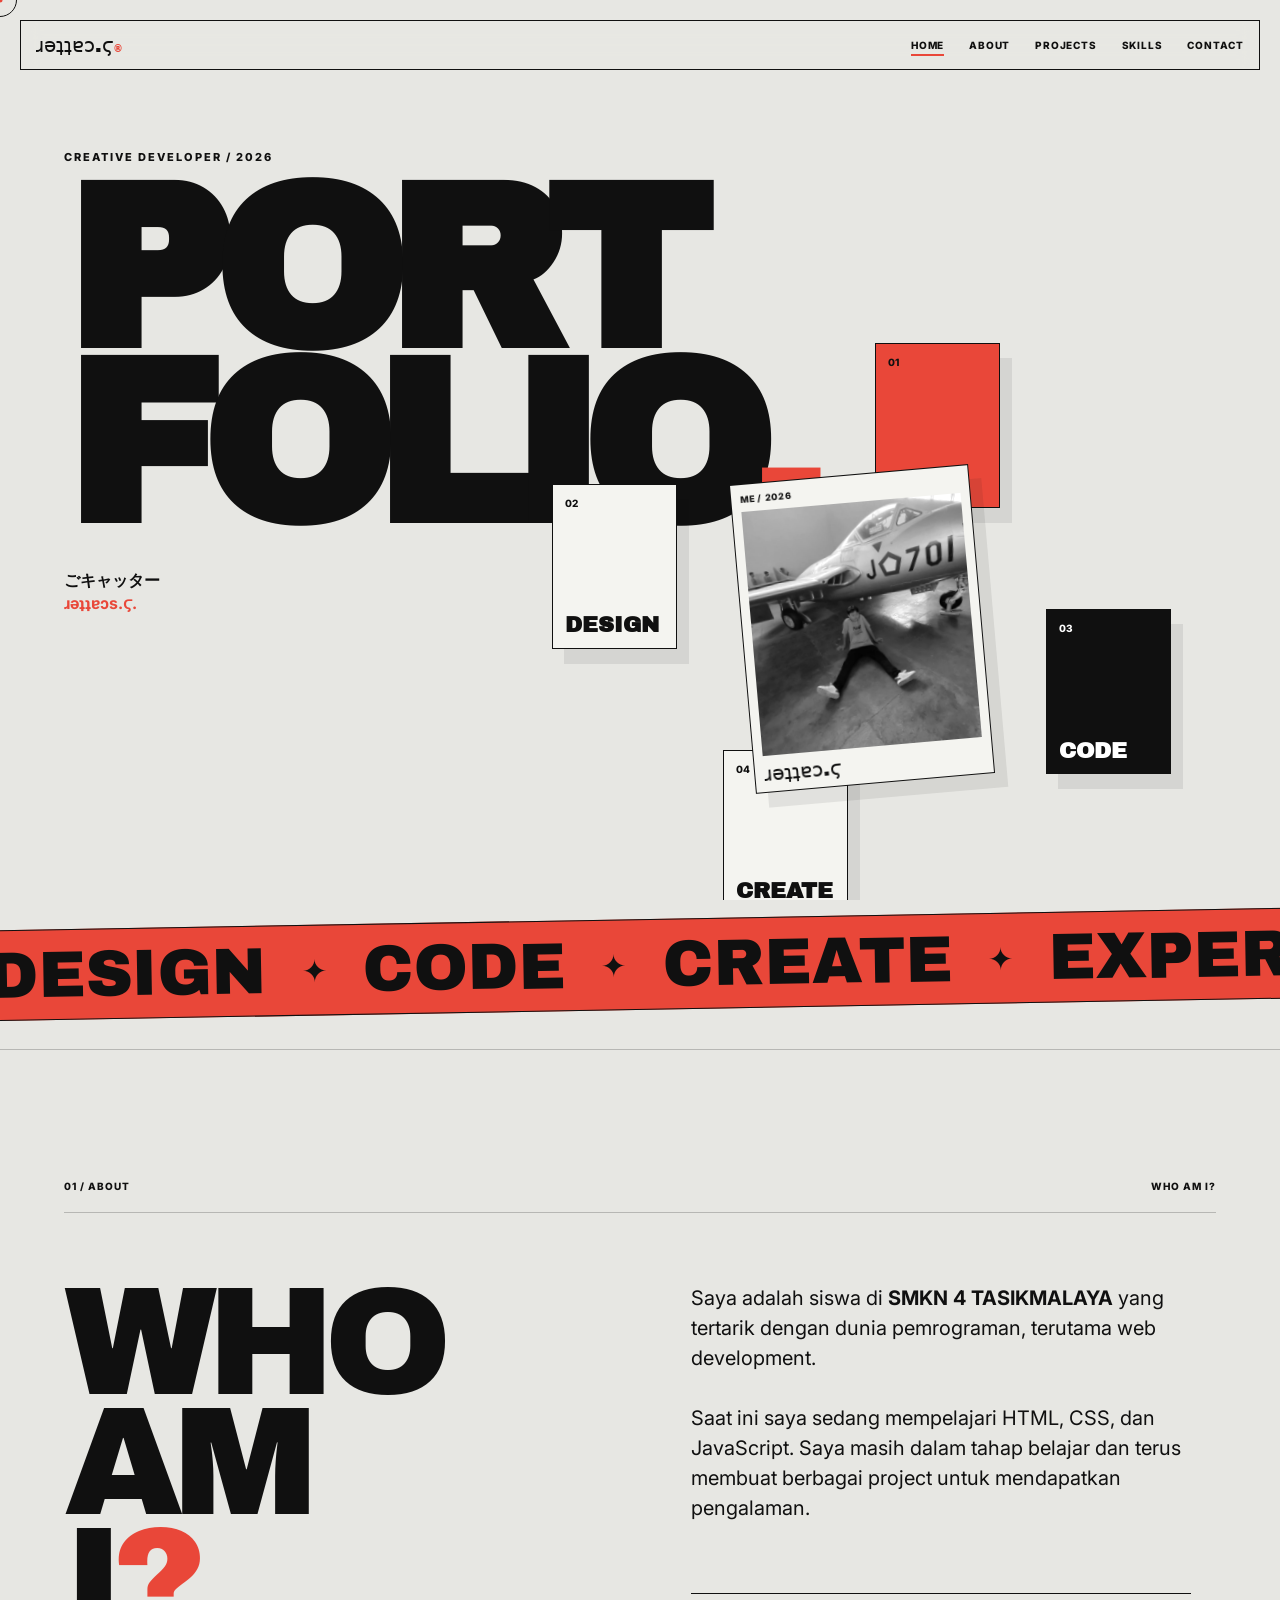
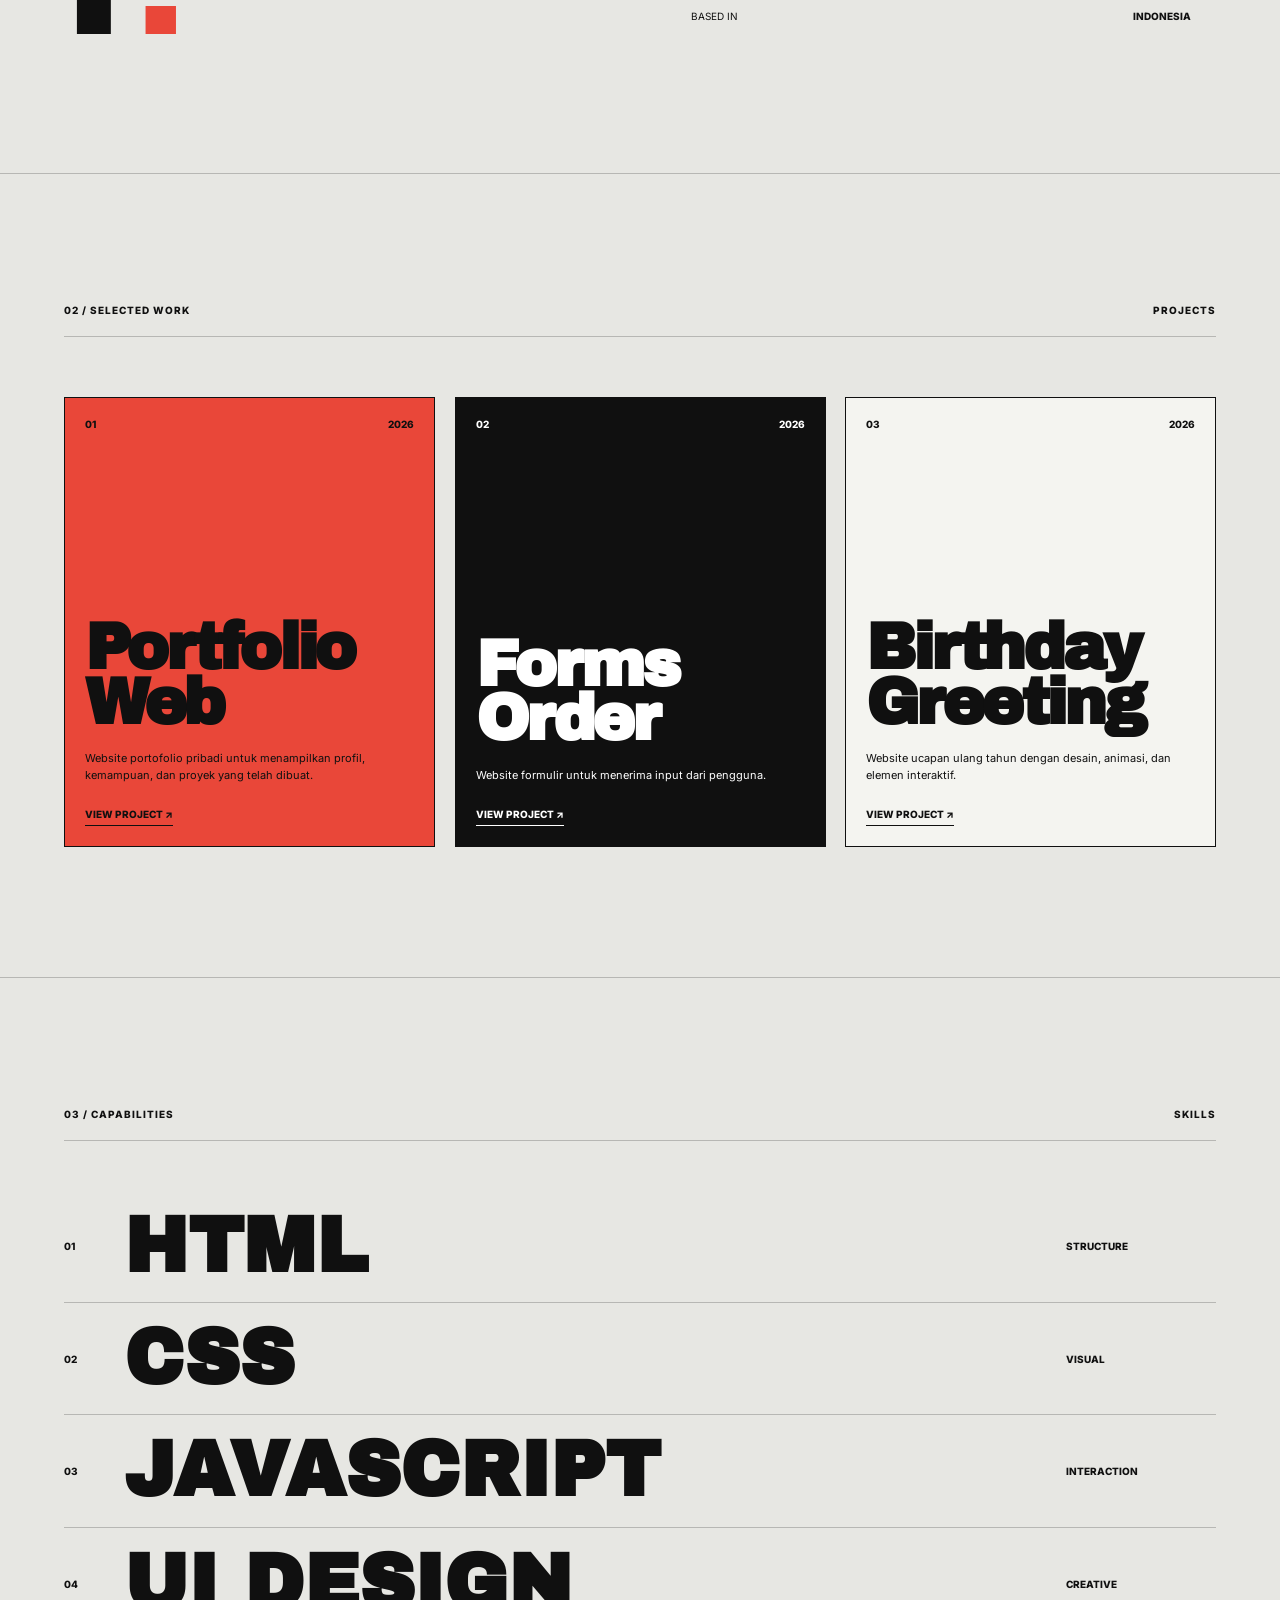
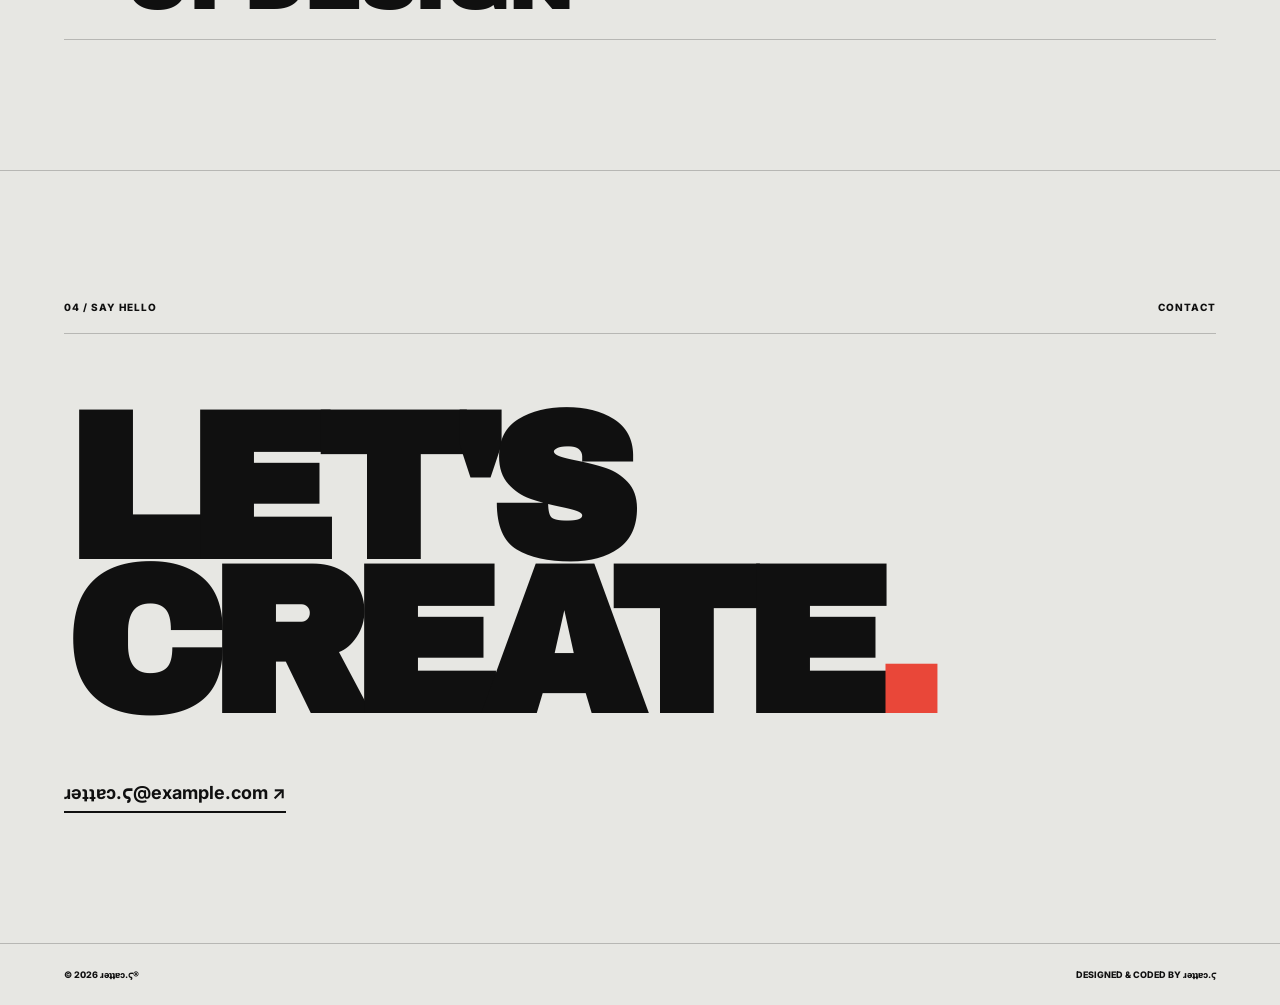
<file: index.html>
<!DOCTYPE html>
<html lang="en">

<head>
  <meta charset="UTF-8">
  <meta name="viewport" content="width=device-width, initial-scale=1.0">

  <meta name="description" content="ɹǝʇʇɐɔ.ϛ — Creative Developer Portfolio">
  <meta name="theme-color" content="#e94739">

  <title>ɹǝʇʇɐɔ.ϛ® Portfolio</title>

  <link rel="preconnect" href="https://fonts.googleapis.com">
  <link rel="preconnect" href="https://fonts.gstatic.com" crossorigin>

  <link
    href="https://fonts.googleapis.com/css2?family=Archivo+Black&family=Inter:wght@400;500;600;700;800&display=swap"
    rel="stylesheet"
  >

  <link rel="stylesheet" href="zero.css">
</head>

<body>

  <!-- CUSTOM CURSOR -->
  <div class="cursor" id="cursor"></div>
  <div class="cursor-dot" id="cursorDot"></div>


  <!-- LOADER -->
  <div class="loader" id="loader">

    <div class="loader-top">
      <span>ɹǝʇʇɐɔ.ϛ®</span>
      <span>PORTFOLIO / 2026</span>
    </div>

    <div class="loader-center">

      <span id="loaderNumber">00</span>

      <div class="loader-line">
        <div id="loaderBar"></div>
      </div>

    </div>

    <div class="loader-bottom">
      <span>LOADING EXPERIENCE</span>
      <span>PLEASE WAIT</span>
    </div>

  </div>


  <!-- NAVBAR -->
  <header class="navbar">

    <a href="#home" class="brand">
      ɹǝʇʇɐɔ.ϛ<span>®</span>
    </a>

    <nav class="nav-links">

      <a href="#home" class="active">
        HOME
      </a>

      <a href="#about">
        ABOUT
      </a>

      <a href="#projects">
        PROJECTS
      </a>

      <a href="#skills">
        SKILLS
      </a>

      <a href="#contact">
        CONTACT
      </a>

    </nav>

    <button class="menu-toggle" id="menuToggle">
      MENU
    </button>

  </header>


  <main>

    <!-- =========================
         HERO
    ========================== -->

    <section class="hero" id="home">

      <div class="hero-copy">

        <div class="hero-small">
          CREATIVE DEVELOPER / 2026
        </div>

        <h1>
          PORT<br>
          FOLIO<span>.</span>
        </h1>

        <p class="hero-subtitle">
          ごキャッター<br>
          <span>ɹǝʇʇɐɔs.ϛ.</span>
        </p>

      </div>


      <!-- ORBIT -->
      <div class="orbit" id="orbit">

        <div class="orbit-card card-one">
          <span>01</span>
          <strong>WEB</strong>
        </div>

        <div class="orbit-card card-two">
          <span>02</span>
          <strong>DESIGN</strong>
        </div>

        <div class="orbit-card card-three">
          <span>03</span>
          <strong>CODE</strong>
        </div>

        <div class="orbit-card card-four">
          <span>04</span>
          <strong>CREATE</strong>
        </div>


        <!-- PROFILE -->
        <div class="profile-card">

          <div class="profile-label">
            ME / 2026
          </div>

          <img
            src="my photo.jpeg"
            alt="Profile photo"
          >

          <div class="profile-name">
            ɹǝʇʇɐɔ.ϛ
          </div>

        </div>

      </div>

    </section>


    <!-- =========================
         MARQUEE
    ========================== -->

    <div class="marquee">

      <div class="marquee-track">

        <span>DESIGN</span>
        <i>✦</i>

        <span>CODE</span>
        <i>✦</i>

        <span>CREATE</span>
        <i>✦</i>

        <span>EXPERIMENT</span>
        <i>✦</i>

        <span>DESIGN</span>
        <i>✦</i>

        <span>CODE</span>
        <i>✦</i>

        <span>CREATE</span>
        <i>✦</i>

        <span>EXPERIMENT</span>
        <i>✦</i>

      </div>

    </div>


    <!-- =========================
         ABOUT
    ========================== -->

    <section class="section about" id="about">

      <div class="section-head">
        <span>01 / ABOUT</span>
        <span>WHO AM I?</span>
      </div>

      <div class="about-grid">

        <div class="big-copy reveal">
          WHO<br>
          AM<br>
          I<span>?</span>
        </div>

        <div class="about-info reveal">

          <p>
            Saya adalah siswa di
            <strong>SMKN 4 TASIKMALAYA</strong>
            yang tertarik dengan dunia
            pemrograman, terutama
            web development.
          </p>

          <p>
            Saat ini saya sedang mempelajari
            HTML, CSS, dan JavaScript.
            Saya masih dalam tahap belajar
            dan terus membuat berbagai
            project untuk mendapatkan
            pengalaman.
          </p>

          <div class="about-meta">
            <span>BASED IN</span>
            <strong>INDONESIA</strong>
          </div>

        </div>

      </div>

    </section>


    <!-- =========================
         PROJECTS
    ========================== -->

    <section class="section projects" id="projects">

      <div class="section-head">
        <span>02 / SELECTED WORK</span>
        <span>PROJECTS</span>
      </div>

      <div class="project-grid">


        <article class="project-card project-red reveal">

          <div class="project-top">
            <span>01</span>
            <span>2026</span>
          </div>

          <div>

            <h2>
              Portfolio<br>
              Web
            </h2>

            <p>
              Website portofolio pribadi untuk menampilkan profil, kemampuan, dan proyek yang telah dibuat.
            </p>

            <a href="index2.html" class="project-link">
              VIEW PROJECT ↗
            </a>

          </div>

        </article>


        <article class="project-card project-black reveal">

          <div class="project-top">
            <span>02</span>
            <span>2026</span>
          </div>

          <div>

            <h2>
              Forms Order
            </h2>

            <p>
              Website formulir untuk menerima input dari pengguna.
            </p>

            <a href="form order.html" class="project-link">
              VIEW PROJECT ↗
            </a>

          </div>

        </article>


        <article class="project-card project-white reveal">

          <div class="project-top">
            <span>03</span>
            <span>2026</span>
          </div>

          <div>

            <h2>
              Birthday<br>
              Greeting
            </h2>

            <p>
              Website ucapan ulang tahun dengan desain, animasi, dan elemen interaktif.
            </p>

            <a href="birthday.html" class="project-link">
              VIEW PROJECT ↗
            </a>

          </div>

        </article>


      </div>

    </section>


    <!-- =========================
         SKILLS
    ========================== -->

    <section class="section skills" id="skills">

      <div class="section-head">
        <span>03 / CAPABILITIES</span>
        <span>SKILLS</span>
      </div>

      <div class="skills-list">


        <!-- HTML -->
        <div
          class="skill-row reveal"
          data-skill="HTML"
          data-percent="70"
        >

          <span>01</span>

          <strong>HTML</strong>

          <small>
            STRUCTURE
          </small>

          <div class="skill-detail">

            <div class="skill-detail-top">
              <span>HTML</span>
              <strong>70%</strong>
            </div>

            <div class="skill-progress">
              <div class="skill-progress-bar"></div>
            </div>

          </div>

        </div>


        <!-- CSS -->
        <div
          class="skill-row reveal"
          data-skill="CSS"
          data-percent="80"
        >

          <span>02</span>

          <strong>CSS</strong>

          <small>
            VISUAL
          </small>

          <div class="skill-detail">

            <div class="skill-detail-top">
              <span>CSS</span>
              <strong>80%</strong>
            </div>

            <div class="skill-progress">
              <div class="skill-progress-bar"></div>
            </div>

          </div>

        </div>


        <!-- JAVASCRIPT -->
        <div
          class="skill-row reveal"
          data-skill="JAVASCRIPT"
          data-percent="20"
        >

          <span>03</span>

          <strong>JAVASCRIPT</strong>

          <small>
            INTERACTION 
          </small>

          <div class="skill-detail">

            <div class="skill-detail-top">
              <span>JAVASCRIPT</span>
              <strong>20%</strong>
            </div>

            <div class="skill-progress">
              <div class="skill-progress-bar"></div>
            </div>

          </div>

        </div>


        <!-- UI DESIGN -->
        <div
          class="skill-row reveal"
          data-skill="UI DESIGN"
          data-percent="60"
        >

          <span>04</span>

          <strong>UI DESIGN</strong>

          <small>
            CREATIVE
          </small>

          <div class="skill-detail">

            <div class="skill-detail-top">
              <span>UI DESIGN</span>
              <strong>60%</strong>
            </div>

            <div class="skill-progress">
              <div class="skill-progress-bar"></div>
            </div>

          </div>

        </div>


      </div>

    </section>


    <!-- =========================
         CONTACT
    ========================== -->

    <section class="section contact" id="contact">

      <div class="section-head">
        <span>04 / SAY HELLO</span>
        <span>CONTACT</span>
      </div>

      <div class="contact-content reveal">

        <h2>
          LET'S<br>
          CREATE<span>.</span>
        </h2>

        <a
          href="mailto:hello@example.com"
          class="contact-mail"
        >
          ɹǝʇʇɐɔ.ϛ@example.com ↗
        </a>

      </div>

    </section>

  </main>


  <!-- FOOTER -->
  <footer>

    <span>
      © 2026 ɹǝʇʇɐɔ.ϛ®
    </span>

    <span>
      DESIGNED & CODED BY ɹǝʇʇɐɔ.ϛ
    </span>

  </footer>


  <script src="zero.js"></script>

</body>
</html>
</file>
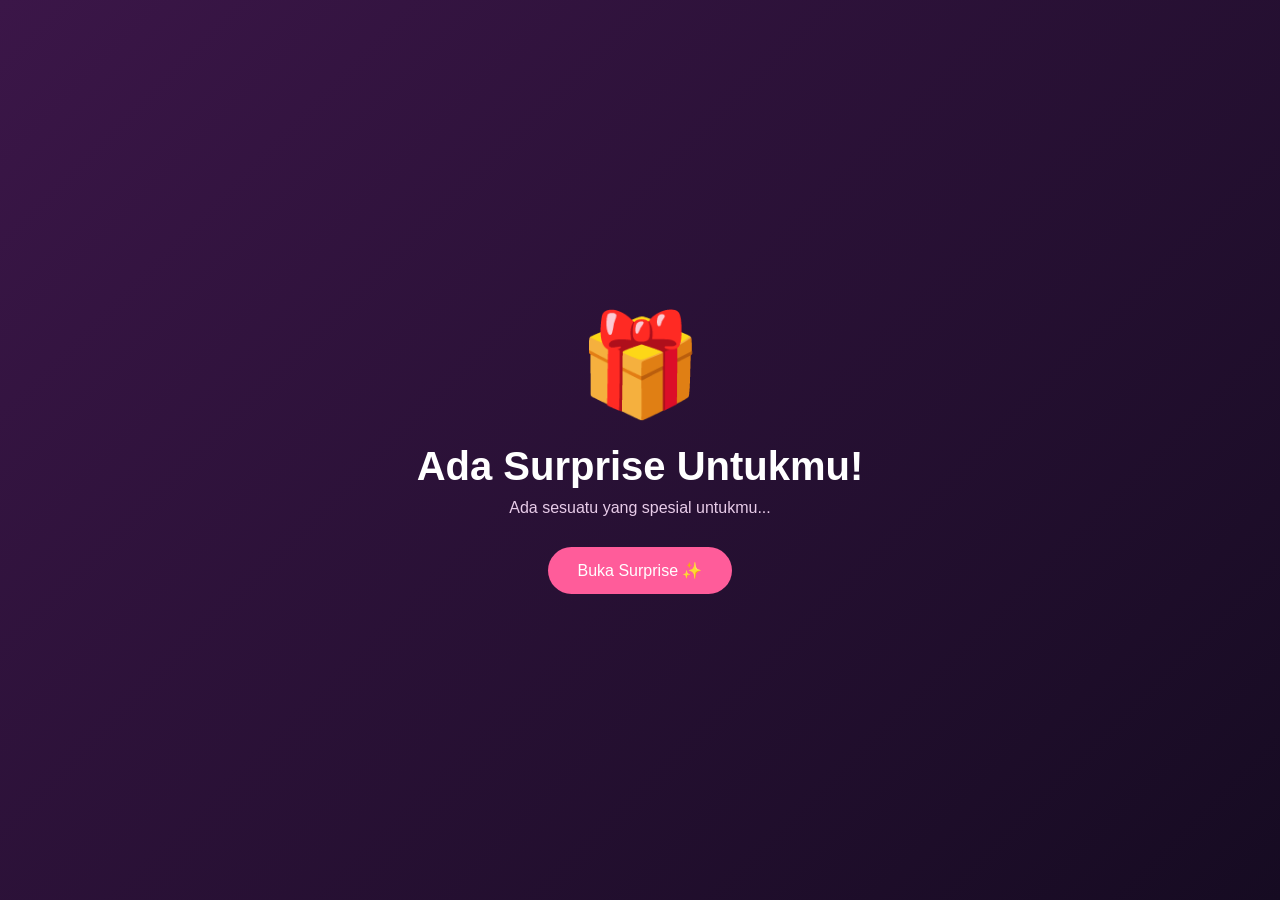
<file: birthday.html>
<!DOCTYPE html>
<html lang="id">

<head>
    <meta charset="UTF-8">
    <meta name="viewport" content="width=device-width, initial-scale=1.0">

    <title>Birthday Surprise 🎂</title>

    <link rel="stylesheet" href="birthday.css">
</head>

<body>

    <input type="checkbox" id="next1">
    <input type="checkbox" id="next2">
    <input type="checkbox" id="next3">


    <!-- PEMBUKA -->

    <section class="opening">

        <div class="gift">
            🎁
        </div>

        <h1>
            Ada Surprise Untukmu!
        </h1>

        <p>
            Ada sesuatu yang spesial untukmu...
        </p>

        <label for="next1" class="button">
            Buka Surprise ✨
        </label>

    </section>


    <!-- ULANG TAHUN -->

    <section class="page birthday">

        <div class="ribbon ribbon1">🎀</div>
        <div class="ribbon ribbon2">🎀</div>
        <div class="ribbon ribbon3">🎀</div>
        <div class="ribbon ribbon4">🎀</div>
        <div class="ribbon ribbon5">🎀</div>

        <div class="card">

            <div class="cake">
                🎂
            </div>

            <h1>
                Happy Birthday!
            </h1>

            <h2>
                Untuk Kamu 💖
            </h2>

            <p>
                Selamat ulang tahun! 🎉
            </p>

            <p>
                Semoga di umur yang baru ini
                kamu selalu diberikan kesehatan,
                kebahagiaan, dan kesuksesan.
            </p>

            <p>
                Semoga semua impian dan
                harapan baikmu bisa tercapai.
                ✨
            </p>

            <label for="next2" class="button">
                NEXT 💖
            </label>

        </div>

    </section>


    <!-- MAKE A WISH -->

    <section class="page wish-page">

        <div class="card">

            <div class="star">
                ✨
            </div>

            <h1>
                Make a Wish
            </h1>

            <p>
                Sekarang waktunya membuat satu harapan.
            </p>

            <p>
                Tuliskan harapanmu di bawah ini.
            </p>

            <textarea
                placeholder="Tulis harapanmu di sini..."
            ></textarea>

            <label for="next3" class="button">
                Kirim Harapan 💌
            </label>

        </div>

    </section>


    <!-- HASIL -->

    <section class="page result-page">

        <div class="card">

            <div class="stars">
                ✨ 🌟 ✨
            </div>

            <h1>
                Semoga Terkabul! 💖
            </h1>

            <p>
                Semoga harapan yang kamu tulis
                bisa menjadi kenyataan.
            </p>

            <p>
                Semoga setiap langkahmu diberikan
                kemudahan, setiap doamu diberikan
                jalan, dan semua impian baikmu
                perlahan menjadi nyata.
            </p>

            <h2>
                Aamiin 🤲✨
            </h2>

            <div class="final">
                Semoga terkabul! 💫
            </div>

            <div class="heart">
                ❤️
            </div>

        </div>

    </section>

</body>

</html>
</file>
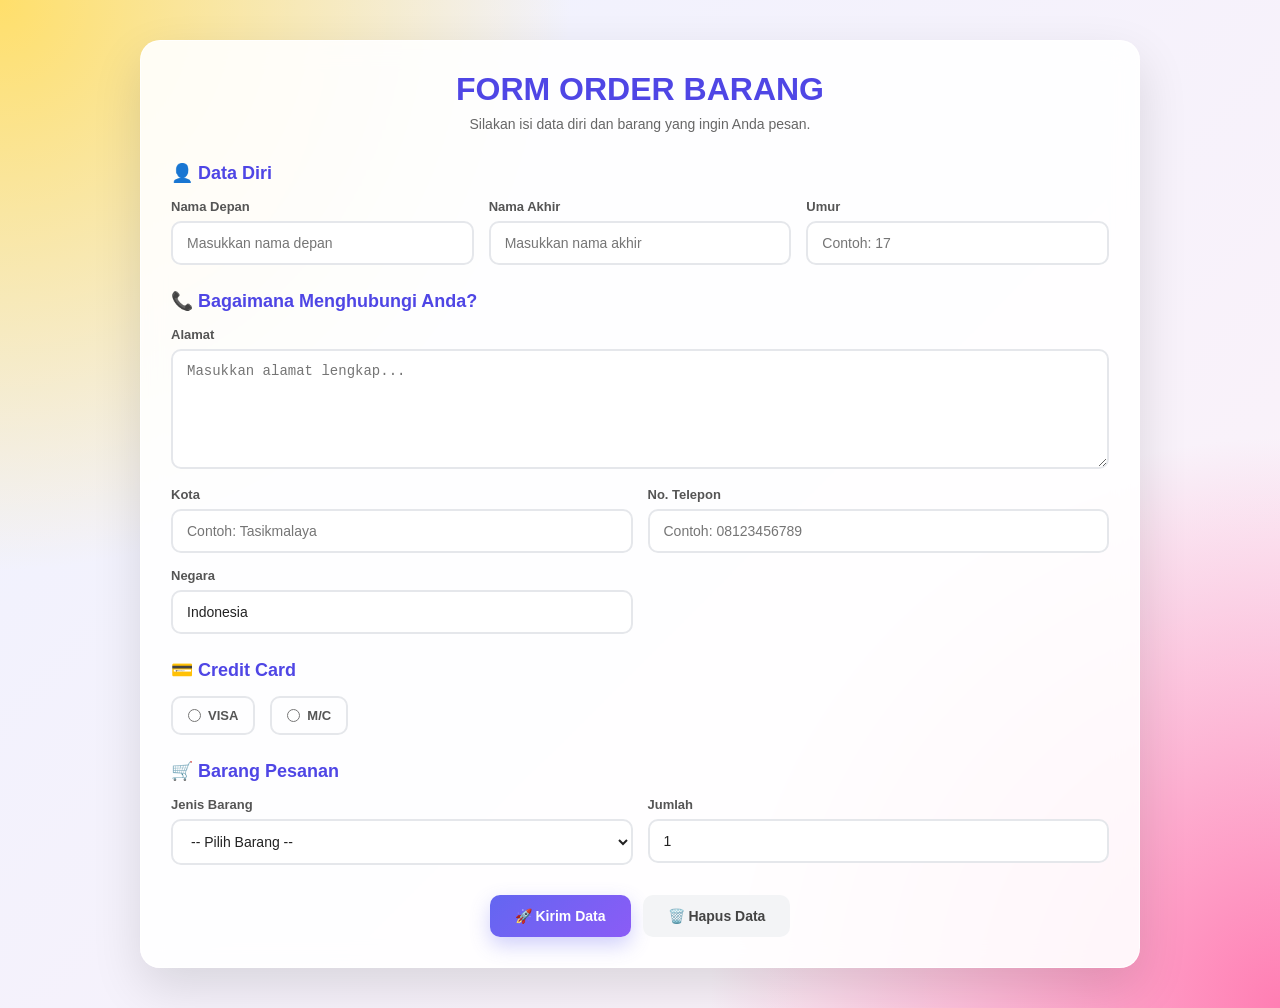
<file: form order.html>
<!DOCTYPE html>
<html lang="id">

<head>
    <meta charset="UTF-8">
    <meta name="viewport" content="width=device-width, initial-scale=1.0">

    <title>Form Order Barang</title>

    <style>
        /* =========================
           RESET
        ========================= */
        * {
            margin: 0;
            padding: 0;
            box-sizing: border-box;
        }

        body {
            font-family: Arial, Helvetica, sans-serif;
            min-height: 100vh;
            padding: 40px 20px;

            background:
                radial-gradient(circle at top left, #ffdf6b, transparent 35%),
                radial-gradient(circle at bottom right, #ff7eb3, transparent 35%),
                linear-gradient(135deg, #eef2ff, #fdf2f8);

            color: #222;
        }

        /* =========================
           CONTAINER
        ========================= */
        .container {
            max-width: 1000px;
            margin: auto;

            background: rgba(255, 255, 255, 0.9);
            backdrop-filter: blur(12px);

            border-radius: 20px;
            padding: 30px;

            box-shadow:
                0 20px 50px rgba(0, 0, 0, 0.12);

            border: 1px solid rgba(255, 255, 255, 0.8);
        }

        /* =========================
           HEADER
        ========================= */
        .header {
            text-align: center;
            margin-bottom: 30px;
        }

        .header h1 {
            font-size: 32px;
            color: #4f46e5;
            margin-bottom: 8px;
        }

        .header p {
            color: #666;
            font-size: 14px;
        }

        /* =========================
           FORM
        ========================= */
        form {
            width: 100%;
        }

        .section {
            margin-bottom: 25px;
        }

        .section-title {
            font-size: 18px;
            font-weight: bold;
            color: #4f46e5;
            margin-bottom: 15px;
        }

        .form-grid {
            display: grid;
            grid-template-columns: repeat(3, 1fr);
            gap: 15px;
        }

        .form-group {
            display: flex;
            flex-direction: column;
            gap: 7px;
        }

        label {
            font-size: 13px;
            font-weight: bold;
            color: #555;
        }

        input,
        textarea,
        select {
            width: 100%;
            padding: 12px 14px;

            border: 2px solid #e5e7eb;
            border-radius: 10px;

            background: #fff;
            color: #222;

            font-size: 14px;

            outline: none;

            transition: 0.25s;
        }

        input:focus,
        textarea:focus,
        select:focus {
            border-color: #6366f1;

            box-shadow:
                0 0 0 4px rgba(99, 102, 241, 0.12);
        }

        textarea {
            resize: vertical;
            min-height: 120px;
        }

        /* =========================
           CONTACT GRID
        ========================= */
        .contact-grid {
            display: grid;
            grid-template-columns: 1fr 1fr;
            gap: 15px;
        }

        /* =========================
           CREDIT CARD
        ========================= */
        .card-options {
            display: flex;
            gap: 15px;
            margin-top: 10px;
        }

        .radio-option {
            display: flex;
            align-items: center;
            gap: 7px;

            padding: 10px 15px;

            border: 2px solid #e5e7eb;
            border-radius: 10px;

            cursor: pointer;

            transition: 0.25s;
        }

        .radio-option:hover {
            border-color: #6366f1;
            background: #f5f3ff;
        }

        .radio-option input {
            width: auto;
        }

        /* =========================
           PRODUCT
        ========================= */
        .product-box {
            display: grid;
            grid-template-columns: 1fr 1fr;
            gap: 15px;
        }

        /* =========================
           BUTTON
        ========================= */
        .buttons {
            display: flex;
            justify-content: center;
            gap: 12px;

            margin-top: 30px;
        }

        button {
            border: none;
            padding: 13px 25px;

            border-radius: 10px;

            font-size: 14px;
            font-weight: bold;

            cursor: pointer;

            transition:
                transform 0.2s,
                box-shadow 0.2s,
                opacity 0.2s;
        }

        button:hover {
            transform: translateY(-2px);
        }

        .btn-submit {
            background: linear-gradient(135deg, #6366f1, #8b5cf6);
            color: white;

            box-shadow:
                0 8px 20px rgba(99, 102, 241, 0.3);
        }

        .btn-reset {
            background: #f3f4f6;
            color: #444;
        }

        .btn-reset:hover {
            background: #e5e7eb;
        }

        /* =========================
           MESSAGE
        ========================= */
        #message {
            display: none;

            margin-top: 20px;
            padding: 15px;

            border-radius: 10px;

            text-align: center;
            font-size: 14px;
            font-weight: bold;
        }

        #message.success {
            display: block;

            background: #dcfce7;
            color: #166534;

            border: 1px solid #86efac;
        }

        /* =========================
           RESPONSIVE
        ========================= */
        @media (max-width: 700px) {

            body {
                padding: 20px 10px;
            }

            .container {
                padding: 20px;
                border-radius: 15px;
            }

            .header h1 {
                font-size: 25px;
            }

            .form-grid,
            .contact-grid,
            .product-box {
                grid-template-columns: 1fr;
            }

            .buttons {
                flex-direction: column;
            }

            button {
                width: 100%;
            }
        }
    </style>
</head>

<body>

    <div class="container">

        <!-- HEADER -->
        <div class="header">
            <h1>FORM ORDER BARANG</h1>
            <p>Silakan isi data diri dan barang yang ingin Anda pesan.</p>
        </div>


        <form id="orderForm">

            <!-- DATA DIRI -->
            <div class="section">

                <div class="section-title">
                    👤 Data Diri
                </div>

                <div class="form-grid">

                    <div class="form-group">
                        <label for="namaDepan">Nama Depan</label>
                        <input
                            type="text"
                            id="namaDepan"
                            placeholder="Masukkan nama depan"
                            required
                        >
                    </div>

                    <div class="form-group">
                        <label for="namaAkhir">Nama Akhir</label>
                        <input
                            type="text"
                            id="namaAkhir"
                            placeholder="Masukkan nama akhir"
                            required
                        >
                    </div>

                    <div class="form-group">
                        <label for="umur">Umur</label>
                        <input
                            type="number"
                            id="umur"
                            placeholder="Contoh: 17"
                            min="1"
                            max="100"
                            required
                        >
                    </div>

                </div>

            </div>


            <!-- KONTAK -->
            <div class="section">

                <div class="section-title">
                    📞 Bagaimana Menghubungi Anda?
                </div>

                <div class="form-group">

                    <label for="alamat">Alamat</label>

                    <textarea
                        id="alamat"
                        placeholder="Masukkan alamat lengkap..."
                        required
                    ></textarea>

                </div>

                <br>

                <div class="contact-grid">

                    <div class="form-group">
                        <label for="kota">Kota</label>

                        <input
                            type="text"
                            id="kota"
                            placeholder="Contoh: Tasikmalaya"
                            required
                        >
                    </div>


                    <div class="form-group">
                        <label for="telepon">No. Telepon</label>

                        <input
                            type="tel"
                            id="telepon"
                            placeholder="Contoh: 08123456789"
                            required
                        >
                    </div>


                    <div class="form-group">
                        <label for="negara">Negara</label>

                        <input
                            type="text"
                            id="negara"
                            value="Indonesia"
                            required
                        >
                    </div>

                </div>

            </div>


            <!-- CREDIT CARD -->
            <div class="section">

                <div class="section-title">
                    💳 Credit Card
                </div>

                <div class="card-options">

                    <label class="radio-option">
                        <input
                            type="radio"
                            name="kartu"
                            value="VISA"
                            required
                        >

                        VISA
                    </label>


                    <label class="radio-option">
                        <input
                            type="radio"
                            name="kartu"
                            value="MasterCard"
                        >

                        M/C
                    </label>

                </div>

            </div>


            <!-- BARANG -->
            <div class="section">

                <div class="section-title">
                    🛒 Barang Pesanan
                </div>

                <div class="product-box">

                    <div class="form-group">

                        <label for="barang">
                            Jenis Barang
                        </label>

                        <select id="barang" required>

                            <option value="">
                                -- Pilih Barang --
                            </option>

                            <option value="Pentium I">
                                Pentium I
                            </option>

                            <option value="Pentium II">
                                Pentium II
                            </option>

                            <option value="Pentium III">
                                Pentium III
                            </option>

                        </select>

                    </div>


                    <div class="form-group">

                        <label for="jumlah">
                            Jumlah
                        </label>

                        <input
                            type="number"
                            id="jumlah"
                            min="1"
                            value="1"
                            required
                        >

                    </div>

                </div>

            </div>


            <!-- BUTTON -->
            <div class="buttons">

                <button
                    type="submit"
                    class="btn-submit"
                >
                    🚀 Kirim Data
                </button>

                <button
                    type="reset"
                    class="btn-reset"
                    id="resetButton"
                >
                    🗑️ Hapus Data
                </button>

            </div>


            <!-- MESSAGE -->
            <div id="message"></div>

        </form>

    </div>


    <!-- =========================
         JAVASCRIPT
    ========================= -->

    <script>

        const form = document.getElementById("orderForm");
        const message = document.getElementById("message");
        const resetButton = document.getElementById("resetButton");


        // Ketika form dikirim
        form.addEventListener("submit", function(event) {

            // Mencegah halaman refresh
            event.preventDefault();

            const namaDepan =
                document.getElementById("namaDepan").value;

            const namaAkhir =
                document.getElementById("namaAkhir").value;

            const barang =
                document.getElementById("barang").value;

            const jumlah =
                document.getElementById("jumlah").value;


            message.className = "success";

            message.innerHTML =
                `✅ Pesanan berhasil dibuat!<br>
                Terima kasih, ${namaDepan} ${namaAkhir}.<br>
                Pesanan: ${barang} (${jumlah} unit).`;

        });


        // Ketika tombol reset ditekan
        resetButton.addEventListener("click", function() {

            message.style.display = "none";

        });

    </script>

</body>

</html>
</file>
<file: zero.css>
* {
  margin: 0;
  padding: 0;
  box-sizing: border-box;
}

html {
  scroll-behavior: smooth;
}

body {
  font-family: "Inter", Arial, sans-serif;
  background: #e7e7e3;
  color: #101010;
  min-height: 100vh;
  overflow-x: hidden;
}

a {
  color: inherit;
  text-decoration: none;
}

button {
  font: inherit;
}

:root {
  --bg: #e7e7e3;
  --paper: #f4f4f0;
  --black: #101010;
  --muted: #686868;
  --red: #e94739;
  --line: rgba(16, 16, 16, 0.22);
}


/* =========================
   CUSTOM CURSOR
========================= */

.cursor {
  position: fixed;
  top: 0;
  left: 0;
  width: 34px;
  height: 34px;
  border: 1px solid var(--black);
  border-radius: 50%;
  pointer-events: none;
  z-index: 99999;
  transform: translate(-50%, -50%);

  transition:
    width 0.25s ease,
    height 0.25s ease,
    background 0.25s ease,
    border-color 0.25s ease;
}

.cursor-dot {
  position: fixed;
  top: 0;
  left: 0;
  width: 5px;
  height: 5px;
  background: var(--red);
  border-radius: 50%;
  pointer-events: none;
  z-index: 100000;
  transform: translate(-50%, -50%);
}

.cursor.active {
  width: 55px;
  height: 55px;
  background: var(--red);
  border-color: var(--red);
  mix-blend-mode: multiply;
}


/* =========================
   LOADER
========================= */

.loader {
  position: fixed;
  inset: 0;
  z-index: 9999;
  background: var(--black);
  color: white;

  display: flex;
  flex-direction: column;
  justify-content: space-between;

  padding: 30px;

  transition:
    transform 0.8s cubic-bezier(0.77, 0, 0.18, 1);
}

.loader.hide {
  transform: translateY(-100%);
}

.loader-top,
.loader-bottom {
  display: flex;
  justify-content: space-between;
  font-size: 10px;
  font-weight: 800;
  letter-spacing: 0.12em;
}

.loader-center {
  display: flex;
  flex-direction: column;
  gap: 20px;
}

#loaderNumber {
  font-family: "Archivo Black", sans-serif;
  font-size: clamp(80px, 15vw, 220px);
  line-height: 0.8;
}

.loader-line {
  width: 100%;
  height: 3px;
  background: rgba(255, 255, 255, 0.2);
}

#loaderBar {
  width: 0;
  height: 100%;
  background: var(--red);
}


/* =========================
   NAVBAR
========================= */

.navbar {
  position: fixed;
  top: 20px;
  left: 20px;
  right: 20px;
  z-index: 100;

  display: flex;
  align-items: center;
  justify-content: space-between;

  padding: 12px 15px;

  border: 1px solid var(--black);
  background: rgba(231, 231, 227, 0.88);
  backdrop-filter: blur(10px);
}

.brand {
  font-family: "Archivo Black", sans-serif;
  font-size: 20px;
}

.brand span {
  color: var(--red);
  font-size: 10px;
}

.nav-links {
  display: flex;
  gap: 25px;
}

.nav-links a {
  position: relative;
  font-size: 10px;
  font-weight: 800;
  letter-spacing: 0.08em;
}

.nav-links a::after {
  content: "";
  position: absolute;
  left: 0;
  bottom: -5px;
  width: 0;
  height: 2px;
  background: var(--red);
  transition: width 0.3s ease;
}

.nav-links a:hover::after,
.nav-links a.active::after {
  width: 100%;
}

.menu-toggle {
  display: none;
  border: 1px solid var(--black);
  background: transparent;
  padding: 7px 10px;
  font-size: 9px;
  font-weight: 800;
  cursor: pointer;
}


/* =========================
   HERO
========================= */

.hero {
  position: relative;
  min-height: 100vh;
  padding: 150px 5vw 80px;
  overflow: hidden;

  display: flex;
  align-items: flex-start;
}

.hero-copy {
  position: relative;
  z-index: 3;
  max-width: 100%;
}

.hero-small {
  margin-bottom: 20px;
  font-size: 11px;
  font-weight: 800;
  letter-spacing: 0.18em;
}

.hero h1 {
  font-family: "Archivo Black", sans-serif;
  font-size: clamp(100px, 18vw, 260px);
  line-height: 0.76;
  letter-spacing: -0.08em;
}

.hero h1 span {
  color: var(--red);
}

.hero-subtitle {
  margin-top: 35px;
  font-size: 16px;
  font-weight: 700;
  line-height: 1.4;
}

.hero-subtitle span {
  color: var(--red);
}


/* =========================
   ORBIT
========================= */

.orbit {
  position: absolute;
  width: min(760px, 70vw);
  height: min(560px, 55vw);
  right: 3%;
  bottom: -1%;
  z-index: 6;
}

.profile-card {
  position: absolute;

  width: 240px;
  height: 310px;

  left: 50%;
  top: 50%;

  transform: translate(-50%, -50%) rotate(-5deg);

  background: var(--paper);
  border: 1px solid var(--black);

  padding: 9px;

  box-shadow: 12px 15px 0 rgba(16, 16, 16, 0.08);

  z-index: 20;

  transition:
    transform 0.4s ease,
    box-shadow 0.4s ease;
}

.profile-card:hover {
  transform: translate(-50%, -50%) rotate(0deg) scale(1.03);
  box-shadow: 18px 20px 0 rgba(16, 16, 16, 0.12);
}

.profile-label {
  margin-bottom: 7px;
  font-size: 9px;
  font-weight: 800;
  letter-spacing: 0.08em;
}

.profile-card img {
  display: block;
  width: 100%;
  height: 245px;
  object-fit: cover;
  filter: grayscale(1) contrast(1.1);
}

.profile-name {
  margin-top: 6px;
  font-family: "Archivo Black", sans-serif;
  font-size: 20px;
}

.orbit-card {
  position: absolute;

  width: 125px;
  height: 165px;

  padding: 12px;

  border: 1px solid var(--black);

  box-shadow: 12px 15px 0 rgba(16, 16, 16, 0.08);

  display: flex;
  flex-direction: column;
  justify-content: space-between;

  background: var(--paper);

  z-index: 10;

  transition: box-shadow 0.3s ease;

  will-change: left, top;
}

.orbit-card:hover {
  box-shadow: 18px 20px 0 rgba(16, 16, 16, 0.14);
}

.orbit-card span {
  font-size: 10px;
  font-weight: 800;
}

.orbit-card strong {
  font-family: "Archivo Black", sans-serif;
  font-size: 22px;
  line-height: 0.9;
}

.card-one {
  background: var(--red);
}

.card-two {
  background: var(--paper);
}

.card-three {
  background: var(--black);
  color: white;
}

.card-four {
  background: var(--paper);
}


/* =========================
   MARQUEE
========================= */

.marquee {
  width: 100%;
  overflow: hidden;

  border-top: 1px solid var(--black);
  border-bottom: 1px solid var(--black);

  background: var(--red);

  transform: rotate(-1deg) scale(1.02);

  margin: 20px 0 40px;
}

.marquee-track {
  width: max-content;

  display: flex;
  align-items: center;

  gap: 35px;

  padding: 18px 0;

  animation: marqueeMove 18s linear infinite;
}

.marquee span {
  font-family: "Archivo Black", sans-serif;
  font-size: clamp(30px, 5vw, 70px);
  line-height: 0.8;
}

.marquee i {
  font-style: normal;
  font-size: 30px;
}

@keyframes marqueeMove {
  from {
    transform: translateX(0);
  }

  to {
    transform: translateX(-50%);
  }
}


/* =========================
   SECTIONS
========================= */

.section {
  padding: 130px 5vw;
  border-top: 1px solid var(--line);
}

.section-head {
  display: flex;
  justify-content: space-between;

  padding-bottom: 20px;

  border-bottom: 1px solid var(--line);

  font-size: 10px;
  font-weight: 800;
  letter-spacing: 0.1em;
}


/* =========================
   ABOUT
========================= */

.about-grid {
  display: grid;
  grid-template-columns: 1fr 1fr;
  gap: 8vw;

  padding-top: 70px;
}

.big-copy {
  font-family: "Archivo Black", sans-serif;
  font-size: clamp(80px, 12vw, 180px);
  line-height: 0.78;
  letter-spacing: -0.07em;
}

.big-copy span {
  color: var(--red);
}

.about-info {
  max-width: 500px;
  font-size: 20px;
  line-height: 1.5;
}

.about-info p + p {
  margin-top: 30px;
}

.about-meta {
  margin-top: 70px;

  padding-top: 15px;

  border-top: 1px solid var(--black);

  display: flex;
  justify-content: space-between;

  gap: 30px;

  font-size: 10px;
}

.about-meta strong {
  font-weight: 800;
}


/* =========================
   PROJECTS
========================= */

.project-grid {
  display: grid;
  grid-template-columns: repeat(3, 1fr);
  gap: 20px;

  padding-top: 60px;
}

.project-card {
  min-height: 450px;

  padding: 20px;

  border: 1px solid var(--black);

  display: flex;
  flex-direction: column;
  justify-content: space-between;

  transition:
    transform 0.45s cubic-bezier(0.2, 0.8, 0.2, 1),
    box-shadow 0.45s ease;

  transform-style: preserve-3d;
  will-change: transform;
}

.project-card:hover {
  transform: translateY(-15px) rotate(-1.5deg);
  box-shadow: 18px 20px 0 rgba(16, 16, 16, 0.12);
}

.project-red {
  background: var(--red);
}

.project-black {
  background: var(--black);
  color: white;
}

.project-white {
  background: var(--paper);
}

.project-top {
  display: flex;
  justify-content: space-between;

  font-size: 10px;
  font-weight: 800;
}

.project-card h2 {
  font-family: "Archivo Black", sans-serif;
  font-size: clamp(40px, 5vw, 80px);
  line-height: 0.85;
  letter-spacing: -0.05em;
}

.project-card p {
  margin-top: 20px;
  font-size: 11px;
  line-height: 1.5;
}

.project-link {
  display: inline-block;

  margin-top: 25px;

  padding-bottom: 5px;

  border-bottom: 1px solid currentColor;

  font-size: 10px;
  font-weight: 800;

  transition: letter-spacing 0.3s ease;
}

.project-link:hover {
  letter-spacing: 0.12em;
}


/* =========================
   SKILLS
========================= */

.skills-list {
  padding-top: 50px;
}

.skill-row {
  position: relative;

  display: grid;
  grid-template-columns: 60px 1fr 150px;

  align-items: center;

  padding: 25px 0;

  border-bottom: 1px solid var(--line);

  transition:
    padding-left 0.3s ease,
    background 0.3s ease;

  cursor: pointer;

  overflow: hidden;
}

.skill-row:hover {
  padding-left: 15px;
  background: rgba(233, 71, 57, 0.08);
}

.skill-row span,
.skill-row small {
  font-size: 10px;
  font-weight: 800;
}

.skill-row strong {
  font-family: "Archivo Black", sans-serif;
  font-size: clamp(35px, 6vw, 80px);
  line-height: 0.8;
}


/* =========================
   SKILL DETAIL
========================= */

.skill-detail {
  grid-column: 2 / 4;

  max-height: 0;

  opacity: 0;

  overflow: hidden;

  transform: translateY(-10px);

  transition:
    max-height 0.4s ease,
    opacity 0.3s ease,
    transform 0.4s ease;

  pointer-events: none;
}

.skill-row.active .skill-detail {
  max-height: 100px;

  opacity: 1;

  transform: translateY(0);

  margin-top: 20px;

  pointer-events: auto;
}

.skill-detail-top {
  display: flex;
  justify-content: space-between;
  align-items: center;

  margin-bottom: 10px;

  font-size: 11px;
  font-weight: 800;
}

.skill-progress {
  width: 100%;
  height: 8px;

  background: rgba(16, 16, 16, 0.15);

  border: 1px solid var(--black);
}

.skill-progress-bar {
  width: 0;
  height: 100%;

  background: var(--red);

  transition:
    width 0.8s cubic-bezier(0.2, 0.8, 0.2, 1);
}

.skill-row.active .skill-progress-bar {
  width: var(--skill-percent);
}


/* =========================
   CONTACT
========================= */

.contact-content {
  padding-top: 80px;
}

.contact-content h2 {
  font-family: "Archivo Black", sans-serif;
  font-size: clamp(90px, 16vw, 230px);
  line-height: 0.75;
  letter-spacing: -0.08em;
}

.contact-content h2 span {
  color: var(--red);
}

.contact-mail {
  display: inline-block;

  margin-top: 60px;

  padding-bottom: 8px;

  border-bottom: 2px solid var(--black);

  font-size: 18px;
  font-weight: 700;

  transition:
    color 0.3s ease,
    border-color 0.3s ease;
}

.contact-mail:hover {
  color: var(--red);
  border-color: var(--red);
}


/* =========================
   SCROLL REVEAL
========================= */

.reveal {
  opacity: 0;

  transform: translateY(40px);

  transition:
    opacity 0.8s ease,
    transform 0.8s cubic-bezier(0.2, 0.8, 0.2, 1);
}

.reveal.show {
  opacity: 1;
  transform: translateY(0);
}


/* =========================
   FOOTER
========================= */

footer {
  padding: 25px 5vw;

  border-top: 1px solid var(--line);

  display: flex;
  justify-content: space-between;

  font-size: 9px;
  font-weight: 800;
}


/* =========================
   MOBILE
========================= */

@media (max-width: 768px) {

  .cursor,
  .cursor-dot {
    display: none;
  }

  .navbar {
    top: 10px;
    left: 10px;
    right: 10px;
  }

  .nav-links {
    position: absolute;

    top: calc(100% + 8px);

    left: 0;
    right: 0;

    display: none;

    flex-direction: column;
    gap: 0;

    border: 1px solid var(--black);

    background: var(--paper);
  }

  .nav-links.open {
    display: flex;
  }

  .nav-links a {
    padding: 15px;
    border-bottom: 1px solid var(--line);
  }

  .nav-links a:last-child {
    border-bottom: none;
  }

  .menu-toggle {
    display: block;
  }

  .hero {
    min-height: 850px;
    padding: 130px 20px 40px;
  }

  .hero h1 {
    font-size: 24vw;
  }

  .hero-subtitle {
    margin-top: 25px;
  }

  .orbit {
    width: 100vw;
    height: 480px;
    right: -10vw;
    bottom: 25px;
  }

  .profile-card {
    width: 180px;
    height: 245px;
  }

  .profile-card img {
    height: 185px;
  }

  .orbit-card {
    width: 95px;
    height: 135px;
  }

  .orbit-card strong {
    font-size: 16px;
  }

  .marquee {
    margin-top: 0;
  }

  .section {
    padding: 90px 20px;
  }

  .about-grid {
    grid-template-columns: 1fr;
    gap: 50px;
  }

  .big-copy {
    font-size: 25vw;
  }

  .about-info {
    font-size: 17px;
  }

  .about-meta {
    flex-direction: column;
    gap: 20px;
  }

  .project-grid {
    grid-template-columns: 1fr;
  }

  .project-card {
    min-height: 350px;
  }

  .skill-row {
    grid-template-columns: 40px 1fr;
  }

  .skill-row small {
    display: none;
  }

  .skill-detail {
    grid-column: 1 / -1;
  }

  .contact-content h2 {
    font-size: 23vw;
  }

  footer {
    flex-direction: column;
    gap: 10px;
  }
}


/* =========================
   SMALL MOBILE
========================= */

@media (max-width: 480px) {

  .hero {
    min-height: 820px;
  }

  .hero h1 {
    font-size: 23vw;
  }

  .orbit {
    width: 110vw;
    right: -18vw;
    height: 440px;
  }

  .profile-card {
    width: 165px;
    height: 225px;
  }

  .profile-card img {
    height: 168px;
  }

  .orbit-card {
    width: 85px;
    height: 120px;
    padding: 10px;
  }

  .orbit-card strong {
    font-size: 14px;
  }

  .project-card h2 {
    font-size: 45px;
  }
}


/* =========================
   REDUCED MOTION
========================= */

@media (prefers-reduced-motion: reduce) {

  html {
    scroll-behavior: auto;
  }

  *,
  *::before,
  *::after {
    animation-duration: 0.01ms !important;
    animation-iteration-count: 1 !important;
    transition-duration: 0.01ms !important;
  }
}
</file>
<file: birthday.css>
* {
    padding: 0;
    margin: 0;
    box-sizing: border-box;
}

body {
    font-family: Arial, sans-serif;
    overflow: hidden;
}


/* CHECKBOX */

input {
    display: none;
}


/* PEMBUKA */

.opening {
    width: 100%;
    height: 100vh;

    display: flex;
    flex-direction: column;
    justify-content: center;
    align-items: center;

    text-align: center;

    background: linear-gradient(
        135deg,
        #3b1648,
        #160b22
    );

    color: white;

    padding: 20px;
}

.gift {
    font-size: 100px;

    animation: goyang 2s infinite;
}

.opening h1 {
    font-size: 40px;

    margin: 20px 0 10px;
}

.opening p {
    color: #e8cce9;

    margin-bottom: 30px;
}


/* HALAMAN */

.page {
    display: none;

    width: 100%;
    height: 100vh;

    justify-content: center;
    align-items: center;

    text-align: center;

    padding: 20px;

    position: relative;

    overflow: hidden;
}


/* BACKGROUND */

.birthday {
    background: linear-gradient(
        135deg,
        #672b70,
        #1a0b27
    );
}

.wish-page {
    background: linear-gradient(
        135deg,
        #2d1748,
        #11091c
    );
}

.result-page {
    background: linear-gradient(
        135deg,
        #ff9ab7,
        #c77dff
    );
}


/* PINDAH HALAMAN */

#next1:checked ~ .opening {
    display: none;
}

#next1:checked ~ .birthday {
    display: flex;
}


#next2:checked ~ .birthday {
    display: none;
}

#next2:checked ~ .wish-page {
    display: flex;
}


#next3:checked ~ .wish-page {
    display: none;
}

#next3:checked ~ .result-page {
    display: flex;
}


/* CARD */

.card {
    width: 550px;
    max-width: 100%;

    padding: 45px 35px;

    background-color: rgba(255, 255, 255, 0.95);

    border-radius: 30px;

    text-align: center;

    box-shadow:
        0 20px 50px rgba(0, 0, 0, 0.35);

    animation: muncul 1s ease;

    position: relative;

    z-index: 5;
}


/* TEXT */

.card h1 {
    color: #ff4f91;

    font-size: 45px;

    margin: 15px 0;
}

.card h2 {
    color: #713c75;

    margin-bottom: 20px;
}

.card p {
    color: #666;

    line-height: 1.7;

    margin: 15px 0;
}


/* BUTTON */

.button {
    display: inline-block;

    border: none;

    background-color: #ff5c9a;

    color: white;

    padding: 14px 30px;

    border-radius: 30px;

    font-size: 16px;

    cursor: pointer;

    transition: 0.3s;
}

.button:hover {
    background-color: #ff3d84;

    transform: scale(1.08);
}


/* CAKE */

.cake {
    font-size: 80px;

    animation: goyang 2s infinite;
}


/* STAR */

.star {
    font-size: 80px;

    animation: berputar 3s infinite;
}


/* TEXTAREA */

textarea {
    width: 100%;

    height: 120px;

    padding: 15px;

    margin: 20px 0;

    resize: none;

    border: 2px solid #ffc2d9;

    border-radius: 15px;

    outline: none;

    font-family: Arial, sans-serif;

    font-size: 15px;
}

textarea:focus {
    border-color: #ff5c9a;
}


/* HASIL */

.stars {
    font-size: 30px;

    margin-bottom: 15px;
}

.final {
    color: #ff4f91;

    font-size: 22px;

    font-weight: bold;

    margin-top: 20px;
}

.heart {
    font-size: 50px;

    margin-top: 15px;

    animation: detak 1s infinite;
}


/* PITA */

.ribbon {
    position: absolute;

    font-size: 50px;

    animation: terbang 5s infinite;

    z-index: 2;
}

.ribbon1 {
    left: 10%;
    bottom: -50px;
}

.ribbon2 {
    left: 30%;
    bottom: -100px;

    animation-delay: 1s;
}

.ribbon3 {
    right: 20%;
    bottom: -80px;

    animation-delay: 2s;
}

.ribbon4 {
    right: 10%;
    bottom: -100px;

    animation-delay: 3s;
}

.ribbon5 {
    left: 50%;
    bottom: -100px;

    animation-delay: 4s;
}


/* ANIMASI */

@keyframes muncul {

    from {
        opacity: 0;

        transform:
            scale(0.7)
            translateY(50px);
    }

    to {
        opacity: 1;

        transform:
            scale(1)
            translateY(0);
    }
}


@keyframes goyang {

    0% {
        transform: rotate(-5deg);
    }

    50% {
        transform: rotate(5deg);
    }

    100% {
        transform: rotate(-5deg);
    }
}


@keyframes berputar {

    0% {
        transform: rotate(0deg);
    }

    50% {
        transform: rotate(180deg);
    }

    100% {
        transform: rotate(360deg);
    }
}


@keyframes detak {

    0% {
        transform: scale(1);
    }

    50% {
        transform: scale(1.2);
    }

    100% {
        transform: scale(1);
    }
}


@keyframes terbang {

    0% {
        transform:
            translateY(100px)
            rotate(0deg);

        opacity: 0;
    }

    20% {
        opacity: 1;
    }

    100% {
        transform:
            translateY(-1000px)
            translateX(150px)
            rotate(360deg);

        opacity: 0;
    }
}


/* HP */

@media screen and (max-width: 600px) {

    .opening h1 {
        font-size: 28px;
    }

    .gift {
        font-size: 80px;
    }

    .card {
        padding: 35px 20px;
    }

    .card h1 {
        font-size: 35px;
    }

    .cake {
        font-size: 60px;
    }

}
</file>
